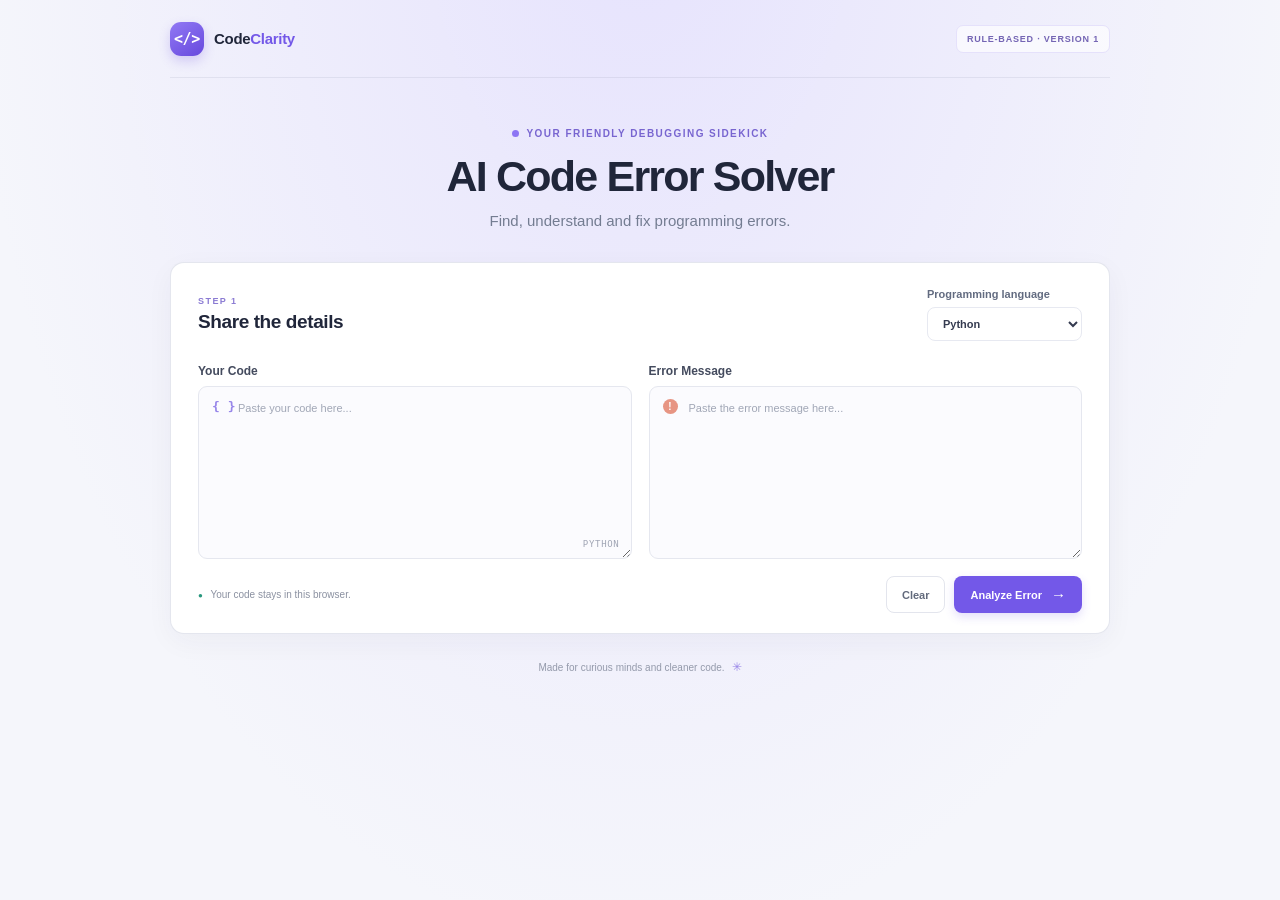
<file: index.html>
<!DOCTYPE html>
<html lang="en">
<head>
  <meta charset="UTF-8">
  <meta name="viewport" content="width=device-width, initial-scale=1.0">
  <meta name="theme-color" content="#f4f6fb">
  <title>AI Code Error Solver</title>
  <link rel="stylesheet" href="style.css">
  <script src="script.js" defer></script>
</head>
<body>
  <main class="page-shell">
    <header class="site-header">
      <a class="brand" href="#" aria-label="AI Code Error Solver home">
        <span class="brand-mark" aria-hidden="true">&lt;/&gt;</span>
        <span>Code<span class="brand-accent">Clarity</span></span>
      </a>
      <span class="version-tag">RULE-BASED · VERSION 1</span>
    </header>

    <section class="hero" aria-labelledby="page-title">
      <p class="eyebrow"><span class="eyebrow-dot"></span> YOUR FRIENDLY DEBUGGING SIDEKICK</p>
      <h1 id="page-title">AI Code Error Solver</h1>
      <p class="hero-subtitle">Find, understand and fix programming errors.</p>
    </section>

    <section class="workspace-card" aria-labelledby="input-heading">
      <div class="section-heading">
        <div>
          <p class="step-label">STEP 1</p>
          <h2 id="input-heading">Share the details</h2>
        </div>
        <label class="language-field" for="language">
          <span>Programming language</span>
          <select id="language" name="language">
            <option value="Python">Python</option>
            <option value="Java">Java</option>
            <option value="C">C</option>
            <option value="C++">C++</option>
            <option value="JavaScript">JavaScript</option>
          </select>
        </label>
      </div>

      <form id="analyzer-form" novalidate>
        <div class="editor-grid">
          <div class="field-group">
            <label for="code-input">Your Code</label>
            <div class="textarea-wrap code-wrap">
              <span class="field-glyph" aria-hidden="true">{ }</span>
              <textarea id="code-input" name="code" placeholder="Paste your code here..." spellcheck="false" autocapitalize="off"></textarea>
              <span class="editor-language" id="editor-language">PYTHON</span>
            </div>
          </div>
          <div class="field-group">
            <label for="error-input">Error Message</label>
            <div class="textarea-wrap error-wrap">
              <span class="field-glyph error-glyph" aria-hidden="true">!</span>
              <textarea id="error-input" name="error" placeholder="Paste the error message here..." spellcheck="false"></textarea>
            </div>
          </div>
        </div>

        <p class="form-message" id="form-message" role="alert" hidden></p>

        <div class="form-footer">
          <p class="privacy-note"><span aria-hidden="true">●</span> Your code stays in this browser.</p>
          <div class="button-row">
            <button class="button button-secondary" id="clear-button" type="button">Clear</button>
            <button class="button button-primary" id="analyze-button" type="submit">
              <span class="button-label">Analyze Error</span>
              <span class="button-arrow" aria-hidden="true">→</span>
            </button>
          </div>
        </div>
      </form>
    </section>

    <section class="results-section" id="results-section" aria-labelledby="results-heading" aria-live="polite" hidden>
      <div class="results-title-row">
        <div>
          <p class="step-label">STEP 2</p>
          <h2 id="results-heading">Your debugging guide</h2>
        </div>
        <span class="result-status"><span class="result-status-dot"></span> ANALYSIS COMPLETE</span>
      </div>

      <div class="result-type-card">
        <span class="result-type-icon" aria-hidden="true">!</span>
        <div>
          <p class="result-label">ERROR TYPE</p>
          <h3 id="result-error-type">Unknown Error</h3>
        </div>
      </div>

      <div class="insight-grid">
        <article class="insight-card">
          <span class="insight-icon cause-icon" aria-hidden="true">?</span>
          <div><h3>Possible Cause</h3><p id="result-cause"></p></div>
        </article>
        <article class="insight-card">
          <span class="insight-icon explanation-icon" aria-hidden="true">i</span>
          <div><h3>Explanation</h3><p id="result-explanation"></p></div>
        </article>
        <article class="insight-card solution-card">
          <span class="insight-icon solution-icon" aria-hidden="true">✓</span>
          <div><h3>Suggested Solution</h3><p id="result-solution"></p></div>
        </article>
      </div>

      <article class="code-result-card">
        <div class="code-result-header">
          <div>
            <p class="result-label">THE NEXT STEP</p>
            <h3>Fixed Code</h3>
          </div>
          <button class="button button-copy" id="copy-button" type="button">
            <span aria-hidden="true">▣</span> Copy Code
          </button>
        </div>
        <pre class="fixed-code"><code id="fixed-code"></code></pre>
        <div class="changes-row">
          <span class="changes-check" aria-hidden="true">✓</span>
          <div><h4>Changes Made</h4><p id="result-changes"></p></div>
        </div>
        <p class="copy-message" id="copy-message" role="status" hidden></p>
      </article>
      <p class="disclaimer">This beginner-friendly tool uses simple rules, not an AI model. Always review suggested changes before using them.</p>
    </section>

    <footer class="site-footer">
      <span>Made for curious minds and cleaner code.</span>
      <span class="footer-sparkle" aria-hidden="true">✳</span>
    </footer>
  </main>
</body>
</html>
</file>
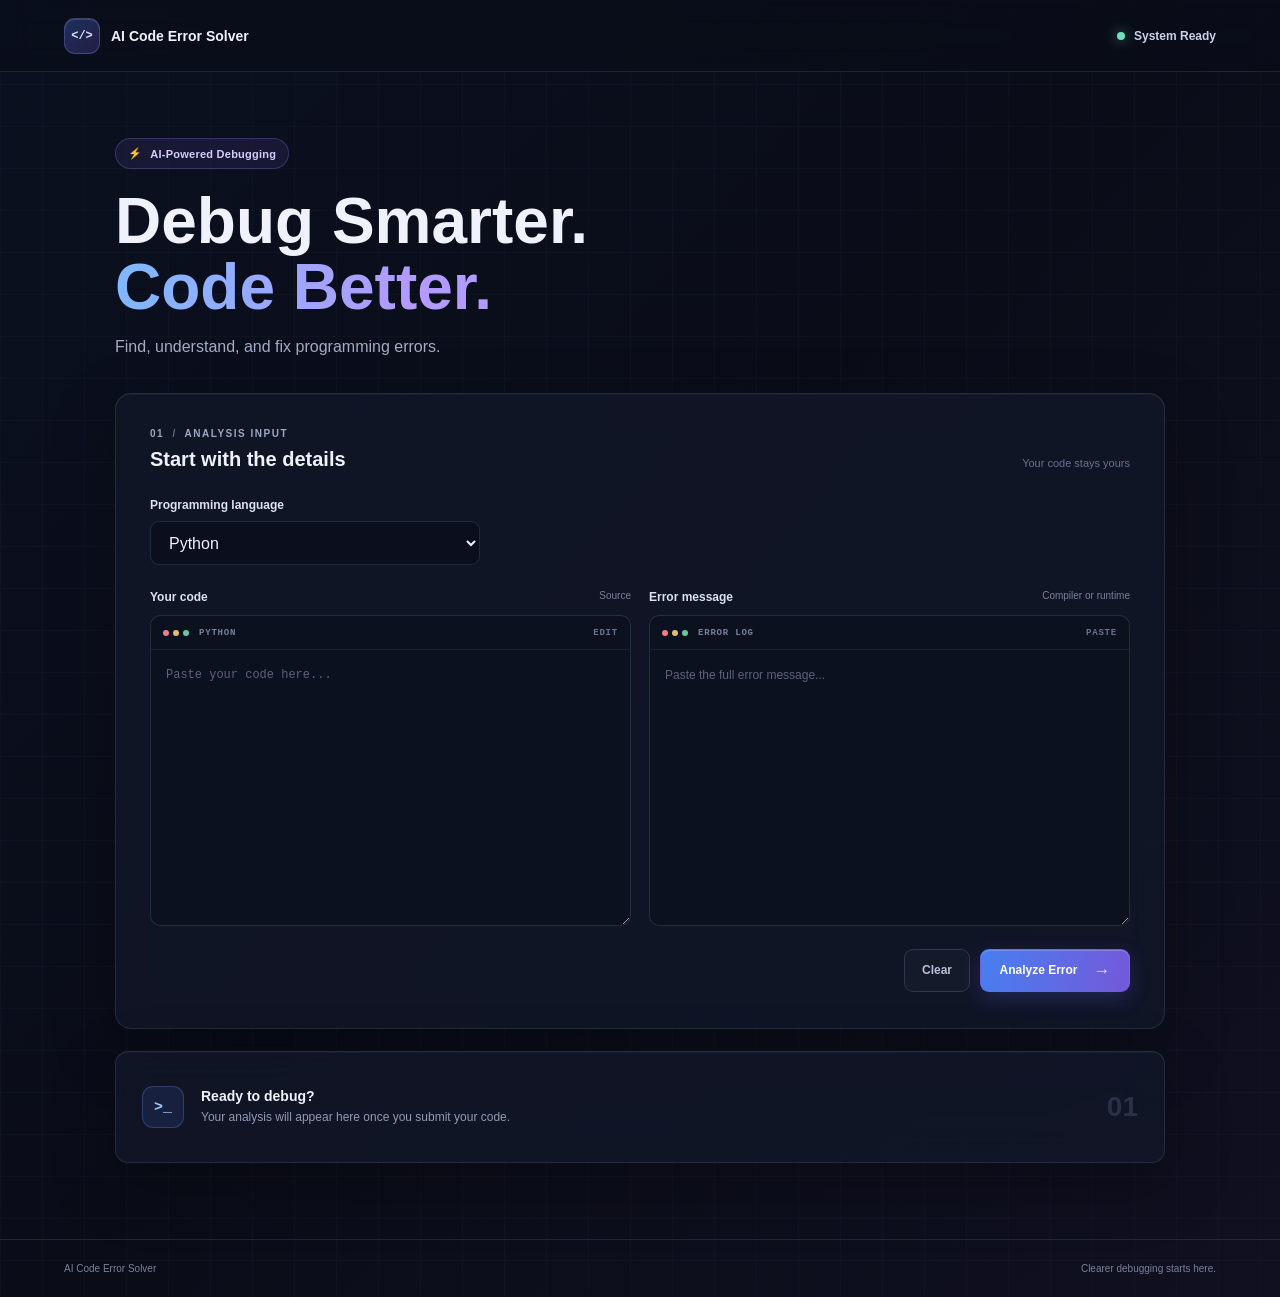
<file: templates/index.html>
<!DOCTYPE html>
<html lang="en">
<head>
	<meta charset="UTF-8">
	<meta name="viewport" content="width=device-width, initial-scale=1.0">
	<meta name="theme-color" content="#0a0d18">
	<title>AI Code Error Solver</title>
	<link rel="stylesheet" href="/static/style.css">
	<script src="/static/script.js" defer></script>
</head>
<body>
	<header class="site-header">
		<a class="brand" href="/" aria-label="AI Code Error Solver home">
			<span class="brand-mark" aria-hidden="true">&lt;/&gt;</span>
			<span>AI Code Error Solver</span>
		</a>
		<div class="system-status" role="status">
			<span class="status-dot" aria-hidden="true"></span>
			<span>System Ready</span>
		</div>
	</header>

	<main class="page-shell">
		<section class="hero" aria-labelledby="page-title">
			<p class="hero-badge"><span aria-hidden="true">&#9889;</span> AI-Powered Debugging</p>
			<h1 id="page-title">Debug Smarter.<br><span>Code Better.</span></h1>
			<p class="subtitle">Find, understand, and fix programming errors.</p>
		</section>

		<form id="analyzer-form" class="analyzer-form">
			<div class="form-heading">
				<div>
					<p class="section-kicker">01 <span>/</span> ANALYSIS INPUT</p>
					<h2>Start with the details</h2>
				</div>
				<span class="form-heading-note">Your code stays yours</span>
			</div>

			<div class="field language-field">
				<label for="language">Programming language</label>
				<select id="language" name="language" required>
					<option value="Python">Python</option>
					<option value="Java">Java</option>
					<option value="C">C</option>
					<option value="C++">C++</option>
					<option value="JavaScript">JavaScript</option>
				</select>
			</div>

			<div class="editor-grid">
				<div class="field editor-field">
					<div class="field-heading">
						<label for="code">Your code</label>
						<span class="field-hint">Source</span>
					</div>
					<div class="editor-frame">
						<div class="editor-toolbar"><span class="editor-dots" aria-hidden="true"><i></i><i></i><i></i></span><span id="editor-language">PYTHON</span><span>EDIT</span></div>
						<textarea id="code" name="code" rows="12" required spellcheck="false" aria-label="Your code"
							placeholder="Paste your code here..."></textarea>
					</div>
				</div>

				<div class="field editor-field">
					<div class="field-heading">
						<label for="error">Error message</label>
						<span class="field-hint">Compiler or runtime</span>
					</div>
					<div class="editor-frame error-editor">
						<div class="editor-toolbar"><span class="editor-dots" aria-hidden="true"><i></i><i></i><i></i></span><span>ERROR LOG</span><span>PASTE</span></div>
						<textarea id="error" name="error" rows="12" required aria-label="Error message"
							placeholder="Paste the full error message..."></textarea>
					</div>
				</div>
			</div>

			<div class="form-footer">
				<p id="form-message" class="form-message" role="alert" hidden></p>
				<div class="form-actions">
					<button class="button button-secondary" id="clear-button" type="button">Clear</button>
					<button class="button button-primary" id="analyze-button" type="submit">
						<span class="spinner" aria-hidden="true" hidden></span>
						<span class="button-label">Analyze Error</span>
						<span class="button-arrow" aria-hidden="true">&#8594;</span>
					</button>
				</div>
			</div>
		</form>

		<section id="ready-state" class="ready-state" aria-live="polite">
			<span class="ready-icon" aria-hidden="true">&gt;_</span>
			<div>
				<h2>Ready to debug?</h2>
				<p>Your analysis will appear here once you submit your code.</p>
			</div>
			<span class="ready-state-mark" aria-hidden="true">01</span>
		</section>

		<section id="results" class="results" aria-labelledby="results-title" aria-live="polite" hidden>
			<div class="results-heading">
				<div>
					<p class="section-kicker">02 <span>/</span> ANALYSIS RESULT</p>
					<h2 id="results-title">Here’s what we found</h2>
				</div>
				<span class="result-indicator"><span aria-hidden="true"></span> Analysis complete</span>
			</div>

			<div class="result-grid">
				<article class="result-card error-type-card">
					<h3>Error Type</h3>
					<p id="result-error-type" class="error-type-value"></p>
				</article>
				<article class="result-card">
					<h3>Possible Cause</h3>
					<p id="result-cause"></p>
				</article>
				<article class="result-card">
					<h3>Explanation</h3>
					<p id="result-explanation"></p>
				</article>
				<article class="result-card">
					<h3>Suggested Solution</h3>
					<p id="result-solution"></p>
				</article>
				<article class="result-card code-result-card">
					<div class="result-card-heading">
						<div><h3>Fixed Code</h3><p class="result-card-note">Ready to use</p></div>
						<button id="copy-button" class="copy-button" type="button"><span aria-hidden="true">&#10697;</span> Copy Code</button>
					</div>
					<pre><code id="result-fixed-code"></code></pre>
					<p id="copy-message" class="copy-message" aria-live="polite"></p>
				</article>
				<article class="result-card changes-card">
					<h3>Changes Made</h3>
					<p id="result-changes"></p>
				</article>
			</div>
		</section>
	</main>

	<footer class="site-footer">
		<span>AI Code Error Solver</span>
		<span>Clearer debugging starts here.</span>
	</footer>
</body>
</html>
</file>
<file: style.css>
:root {
  color-scheme: light;
  --ink: #20263a;
  --muted: #737c91;
  --purple: #7358e8;
  --purple-dark: #5d42d2;
  --line: #e7e9f1;
  --panel: #ffffff;
  --page: #f5f6fb;
  --green: #28977d;
  font-family: Inter, "Segoe UI", Arial, sans-serif;
  font-synthesis: none;
  text-rendering: optimizeLegibility;
}

* {
  box-sizing: border-box;
}

body {
  min-width: 320px;
  min-height: 100vh;
  margin: 0;
  color: var(--ink);
  background:
    radial-gradient(ellipse at 50% -12%, rgba(218, 211, 255, 0.55), transparent 42rem),
    var(--page);
}

button,
select,
textarea {
  font: inherit;
}

button:focus-visible,
select:focus-visible,
textarea:focus-visible,
a:focus-visible {
  outline: 3px solid rgba(115, 88, 232, 0.3);
  outline-offset: 3px;
}

.page-shell {
  width: min(100% - 48px, 940px);
  margin: 0 auto;
}

.site-header {
  min-height: 78px;
  display: flex;
  align-items: center;
  justify-content: space-between;
  border-bottom: 1px solid rgba(117, 123, 146, 0.13);
}

.brand {
  display: inline-flex;
  align-items: center;
  gap: 10px;
  color: var(--ink);
  font-size: 15px;
  font-weight: 750;
  letter-spacing: -0.3px;
  text-decoration: none;
}

.brand-mark {
  display: grid;
  width: 34px;
  height: 34px;
  place-items: center;
  border-radius: 11px;
  color: #fff;
  background: linear-gradient(145deg, #9179f4, #6749dd);
  box-shadow: 0 5px 12px rgba(103, 73, 221, 0.23);
  font-family: Consolas, monospace;
  font-size: 15px;
  font-weight: 700;
}

.brand-accent {
  color: var(--purple);
}

.version-tag,
.result-status {
  display: inline-flex;
  align-items: center;
  gap: 7px;
  padding: 8px 10px;
  border: 1px solid #e5e1fb;
  border-radius: 7px;
  color: #7465b4;
  background: rgba(255, 255, 255, 0.64);
  font-size: 9px;
  font-weight: 750;
  letter-spacing: 0.8px;
}

.hero {
  padding: 50px 0 33px;
  text-align: center;
}

.eyebrow,
.step-label,
.result-label {
  margin: 0;
  color: #8b7bd3;
  font-size: 10px;
  font-weight: 750;
  letter-spacing: 1.45px;
}

.eyebrow {
  display: flex;
  justify-content: center;
  align-items: center;
  gap: 8px;
  margin-bottom: 13px;
  color: #7865d0;
}

.eyebrow-dot,
.result-status-dot {
  width: 7px;
  height: 7px;
  border-radius: 50%;
  background: #8d75f4;
}

.hero h1 {
  margin: 0;
  font-size: clamp(30px, 5vw, 43px);
  font-weight: 760;
  letter-spacing: -1.8px;
  line-height: 1.15;
}

.hero-subtitle {
  margin: 11px 0 0;
  color: var(--muted);
  font-size: 15px;
}

.workspace-card,
.insight-card,
.code-result-card {
  border: 1px solid rgba(227, 229, 238, 0.95);
  border-radius: 14px;
  background: var(--panel);
  box-shadow: 0 8px 28px rgba(38, 45, 76, 0.045);
}

.workspace-card {
  padding: 25px 27px 20px;
}

.section-heading,
.results-title-row,
.form-footer,
.code-result-header {
  display: flex;
  align-items: center;
  justify-content: space-between;
  gap: 20px;
}

.step-label {
  margin-bottom: 5px;
  font-size: 9px;
}

.section-heading h2,
.results-title-row h2 {
  margin: 0;
  font-size: 19px;
  font-weight: 700;
  letter-spacing: -0.4px;
}

.language-field {
  display: grid;
  gap: 7px;
  color: #626b80;
  font-size: 11px;
  font-weight: 650;
}

.language-field select {
  min-width: 155px;
  padding: 9px 31px 9px 11px;
  border: 1px solid var(--line);
  border-radius: 8px;
  color: #353b50;
  background: #fff;
  cursor: pointer;
}

.editor-grid {
  display: grid;
  grid-template-columns: 1fr 1fr;
  gap: 17px;
  margin-top: 23px;
}

.field-group {
  min-width: 0;
}

.field-group > label {
  display: block;
  margin-bottom: 8px;
  color: #444b5e;
  font-size: 12px;
  font-weight: 700;
}

.textarea-wrap {
  position: relative;
  overflow: hidden;
  border: 1px solid #e5e7ef;
  border-radius: 9px;
  background: #fbfbfe;
  transition: border-color 150ms ease, box-shadow 150ms ease;
}

.textarea-wrap:focus-within {
  border-color: #a99aef;
  box-shadow: 0 0 0 3px rgba(115, 88, 232, 0.09);
}

.field-glyph {
  position: absolute;
  top: 12px;
  left: 13px;
  color: #9786e9;
  font-family: Consolas, monospace;
  font-size: 13px;
  font-weight: 700;
  pointer-events: none;
}

.error-glyph {
  display: grid;
  width: 15px;
  height: 15px;
  place-items: center;
  border-radius: 50%;
  color: white;
  background: #e79583;
  font-family: Arial, sans-serif;
  font-size: 10px;
}

textarea {
  display: block;
  width: 100%;
  height: 171px;
  padding: 12px 13px 13px 39px;
  border: 0;
  outline: none;
  color: #353b50;
  background: transparent;
  font-family: Consolas, "Courier New", monospace;
  font-size: 12px;
  line-height: 1.65;
  resize: vertical;
}

textarea::placeholder {
  color: #a1a7b6;
  font-family: Inter, "Segoe UI", Arial, sans-serif;
  font-size: 11px;
}

.code-wrap textarea {
  padding-bottom: 30px;
}

.editor-language {
  position: absolute;
  right: 11px;
  bottom: 9px;
  color: #a0a5b4;
  font-family: Consolas, monospace;
  font-size: 9px;
  letter-spacing: 0.7px;
  pointer-events: none;
}

.form-message {
  margin: 14px 0 0;
  color: #ba4848;
  font-size: 12px;
  font-weight: 600;
}

.form-footer {
  margin-top: 17px;
}

.privacy-note {
  margin: 0;
  color: #8b91a1;
  font-size: 10px;
}

.privacy-note span {
  margin-right: 5px;
  color: var(--green);
  font-size: 8px;
}

.button-row {
  display: flex;
  gap: 9px;
}

.button {
  min-height: 37px;
  display: inline-flex;
  align-items: center;
  justify-content: center;
  gap: 9px;
  padding: 0 15px;
  border: 1px solid transparent;
  border-radius: 8px;
  cursor: pointer;
  font-size: 11px;
  font-weight: 700;
  transition: transform 120ms ease, background 120ms ease, box-shadow 120ms ease;
}

.button:hover:not(:disabled) {
  transform: translateY(-1px);
}

.button:disabled {
  cursor: wait;
  opacity: 0.75;
}

.button-secondary {
  border-color: #e3e5ed;
  color: #626a7c;
  background: white;
}

.button-secondary:hover {
  background: #f8f8fc;
}

.button-primary {
  color: #fff;
  background: var(--purple);
  box-shadow: 0 4px 10px rgba(115, 88, 232, 0.2);
}

.button-primary:hover:not(:disabled) {
  background: var(--purple-dark);
}

.button-arrow {
  font-size: 15px;
  font-weight: 400;
}

.results-section {
  margin-top: 33px;
}

.results-title-row {
  margin-bottom: 16px;
}

.result-status {
  padding: 7px 9px;
  border-color: #dceee8;
  color: #4c927e;
  background: #f6fbf9;
  font-size: 8px;
}

.result-status-dot {
  width: 6px;
  height: 6px;
  background: #58b597;
}

.result-type-card {
  display: flex;
  align-items: center;
  gap: 13px;
  padding: 15px 17px;
  border: 1px solid #eeeafb;
  border-radius: 10px;
  background: linear-gradient(105deg, #f7f5ff, #fbfaff);
}

.result-type-icon {
  display: grid;
  width: 34px;
  height: 34px;
  flex: 0 0 34px;
  place-items: center;
  border: 1px solid #e7e1ff;
  border-radius: 10px;
  color: #8069df;
  background: #fff;
  font-weight: 750;
}

.result-label {
  margin-bottom: 4px;
  font-size: 8px;
}

.result-type-card h3,
.code-result-header h3 {
  margin: 0;
  font-size: 16px;
  letter-spacing: -0.2px;
}

.insight-grid {
  display: grid;
  grid-template-columns: 1fr 1fr;
  gap: 12px;
  margin-top: 12px;
}

.insight-card {
  display: flex;
  align-items: flex-start;
  gap: 11px;
  min-height: 113px;
  padding: 15px;
  box-shadow: none;
}

.insight-card h3,
.changes-row h4 {
  margin: 1px 0 7px;
  font-size: 12px;
  font-weight: 700;
}

.insight-card p,
.changes-row p {
  margin: 0;
  color: #727a8c;
  font-size: 11px;
  line-height: 1.65;
  overflow-wrap: anywhere;
}

.insight-icon {
  display: grid;
  width: 26px;
  height: 26px;
  flex: 0 0 26px;
  place-items: center;
  border-radius: 8px;
  font-size: 12px;
  font-weight: 750;
}

.cause-icon {
  color: #c47f42;
  background: #fff6e9;
}

.explanation-icon {
  color: #5e85cd;
  background: #edf4ff;
  font-family: Georgia, serif;
  font-style: italic;
}

.solution-card {
  grid-column: 1 / -1;
  min-height: 80px;
}

.solution-icon {
  color: #399579;
  background: #eaf8f3;
}

.code-result-card {
  margin-top: 12px;
  padding: 17px;
}

.code-result-header {
  margin-bottom: 12px;
}

.button-copy {
  min-height: 32px;
  padding: 0 11px;
  border-color: #e4e2f3;
  color: #6956c0;
  background: #fff;
  font-size: 10px;
}

.button-copy:hover {
  background: #f8f6ff;
}

.fixed-code {
  min-height: 76px;
  max-height: 290px;
  overflow: auto;
  margin: 0;
  padding: 14px;
  border: 1px solid #e9eaf0;
  border-radius: 8px;
  color: #e3e6f2;
  background: #24283a;
  font-family: Consolas, "Courier New", monospace;
  font-size: 11px;
  line-height: 1.7;
  white-space: pre-wrap;
  overflow-wrap: anywhere;
}

.changes-row {
  display: flex;
  align-items: flex-start;
  gap: 10px;
  margin-top: 14px;
}

.changes-check {
  display: grid;
  width: 21px;
  height: 21px;
  flex: 0 0 21px;
  place-items: center;
  border-radius: 50%;
  color: #359579;
  background: #eaf8f3;
  font-size: 10px;
}

.changes-row h4 {
  margin-top: 2px;
}

.copy-message {
  margin: 9px 0 0;
  color: #32836e;
  font-size: 11px;
  font-weight: 600;
}

.disclaimer {
  margin: 11px 2px 0;
  color: #9298a7;
  font-size: 10px;
  line-height: 1.6;
}

.site-footer {
  display: flex;
  align-items: center;
  justify-content: center;
  gap: 7px;
  padding: 26px 0 30px;
  color: #949aab;
  font-size: 10px;
}

.footer-sparkle {
  color: #9a88e8;
  font-size: 12px;
}

[hidden] {
  display: none !important;
}

@media (max-width: 640px) {
  .page-shell {
    width: min(100% - 30px, 500px);
  }

  .site-header {
    min-height: 68px;
  }

  .version-tag {
    padding: 7px;
    font-size: 8px;
    letter-spacing: 0.4px;
  }

  .hero {
    padding: 39px 0 26px;
  }

  .hero h1 {
    letter-spacing: -1.2px;
  }

  .hero-subtitle {
    font-size: 13px;
  }

  .workspace-card {
    padding: 19px 16px 16px;
  }

  .section-heading {
    align-items: flex-start;
    flex-direction: column;
    gap: 14px;
  }

  .language-field {
    width: 100%;
  }

  .language-field select {
    width: 100%;
  }

  .editor-grid {
    grid-template-columns: 1fr;
    gap: 14px;
    margin-top: 19px;
  }

  textarea {
    height: 145px;
  }

  .form-footer {
    align-items: flex-start;
    flex-direction: column;
    gap: 12px;
  }

  .button-row {
    width: 100%;
  }

  .button-row .button {
    flex: 1;
  }

  .results-title-row {
    align-items: flex-start;
    flex-direction: column;
    gap: 10px;
  }

  .insight-grid {
    grid-template-columns: 1fr;
  }

  .solution-card {
    grid-column: auto;
  }
}

@media (prefers-reduced-motion: reduce) {
  *,
  *::before,
  *::after {
    scroll-behavior: auto !important;
    transition-duration: 0.01ms !important;
  }
}
</file>
<file: static/style.css>
:root {
	color-scheme: dark;
	--page: #0a0d18;
	--panel: rgba(19, 24, 41, 0.78);
	--panel-strong: #151b2d;
	--editor: #0c1120;
	--ink: #f0f2fb;
	--muted: #929bb3;
	--subtle: #68728c;
	--line: rgba(160, 173, 211, 0.15);
	--blue: #6aa6ff;
	--violet: #a78bfa;
	--mint: #72e0be;
	--danger: #ff9a9a;
	font-family: "Segoe UI Variable", "Segoe UI", sans-serif;
}

* { box-sizing: border-box; }

body {
	min-width: 320px;
	min-height: 100vh;
	margin: 0;
	color: var(--ink);
	background-color: var(--page);
	background-image:
		linear-gradient(rgba(113, 132, 182, 0.035) 1px, transparent 1px),
		linear-gradient(90deg, rgba(113, 132, 182, 0.035) 1px, transparent 1px),
		linear-gradient(130deg, #0b1020 0%, #0a0d18 48%, #101020 100%);
	background-size: 42px 42px, 42px 42px, auto;
}

button, select, textarea { font: inherit; }
button, select { -webkit-tap-highlight-color: transparent; }
button { color: inherit; }

.site-header {
	min-height: 72px;
	padding: 0 clamp(20px, 5vw, 76px);
	display: flex;
	align-items: center;
	justify-content: space-between;
	border-bottom: 1px solid var(--line);
	background: rgba(10, 13, 24, 0.56);
	backdrop-filter: blur(14px);
}

.brand {
	display: inline-flex;
	align-items: center;
	gap: 11px;
	color: var(--ink);
	font-size: 14px;
	font-weight: 700;
	text-decoration: none;
}

.brand-mark {
	width: 36px;
	height: 36px;
	display: grid;
	place-items: center;
	border: 1px solid rgba(133, 167, 255, 0.27);
	border-radius: 11px;
	color: #d8e4ff;
	background: linear-gradient(145deg, rgba(81, 124, 240, 0.3), rgba(131, 91, 218, 0.22));
	font-family: Consolas, "Courier New", monospace;
	font-size: 12px;
	font-weight: 700;
	box-shadow: inset 0 1px rgba(255, 255, 255, 0.12);
}

.system-status {
	display: inline-flex;
	align-items: center;
	gap: 9px;
	color: #c7d2eb;
	font-size: 12px;
	font-weight: 600;
}

.status-dot, .result-indicator span {
	width: 8px;
	height: 8px;
	flex: 0 0 auto;
	border-radius: 50%;
	background: var(--mint);
	box-shadow: 0 0 13px rgba(114, 224, 190, 0.65);
}

.page-shell {
	width: min(1050px, calc(100% - 40px));
	margin: 0 auto;
	padding: 66px 0 76px;
}

.hero {
	margin-bottom: 34px;
	animation: fade-up 520ms ease-out both;
}

.hero-badge {
	width: fit-content;
	margin: 0 0 20px;
	padding: 8px 12px;
	display: inline-flex;
	align-items: center;
	gap: 8px;
	border: 1px solid rgba(151, 130, 255, 0.26);
	border-radius: 999px;
	color: #d6ccff;
	background: rgba(91, 74, 160, 0.17);
	font-size: 11px;
	font-weight: 700;
	letter-spacing: 0.25px;
}

.hero-badge span { color: #f4ce75; }

h1, h2, h3, p { margin-top: 0; }

h1 {
	margin-bottom: 13px;
	font-size: clamp(42px, 6vw, 64px);
	font-weight: 720;
	letter-spacing: 0;
	line-height: 1.03;
}

h1 span {
	color: transparent;
	background: linear-gradient(100deg, #82b6ff 8%, #b39aff 78%);
	background-clip: text;
	-webkit-background-clip: text;
}

.subtitle {
	margin-bottom: 0;
	color: #a3acc2;
	font-size: 16px;
	line-height: 1.6;
}

.analyzer-form, .ready-state, .results {
	border: 1px solid var(--line);
	background: var(--panel);
	box-shadow: 0 22px 65px rgba(0, 0, 0, 0.28), inset 0 1px rgba(255, 255, 255, 0.035);
	backdrop-filter: blur(18px);
}

.analyzer-form {
	padding: clamp(22px, 3.5vw, 34px);
	border-radius: 16px;
	animation: fade-up 620ms 60ms ease-out both;
}

.form-heading, .results-heading {
	margin-bottom: 27px;
	display: flex;
	align-items: flex-end;
	justify-content: space-between;
	gap: 18px;
}

.section-kicker {
	margin: 0 0 9px;
	color: #9da8c2;
	font-size: 10px;
	font-weight: 700;
	letter-spacing: 1.5px;
}

.section-kicker span { padding: 0 4px; color: #65708c; }

.form-heading h2, .results-heading h2 {
	margin: 0;
	font-size: 20px;
	font-weight: 650;
	letter-spacing: 0;
}

.form-heading-note {
	padding-bottom: 2px;
	color: var(--subtle);
	font-size: 11px;
}

.field label {
	display: block;
	margin-bottom: 9px;
	color: #dce2f2;
	font-size: 12px;
	font-weight: 650;
}

.language-field { max-width: 330px; margin-bottom: 25px; }

select, textarea {
	width: 100%;
	border: 1px solid rgba(150, 165, 203, 0.18);
	border-radius: 9px;
	outline: none;
	color: var(--ink);
	background-color: rgba(10, 14, 27, 0.78);
	transition: border-color 160ms ease, box-shadow 160ms ease, background-color 160ms ease;
}

select {
	height: 44px;
	padding: 0 14px;
	cursor: pointer;
}

select option { color: var(--ink); background: #151b2d; }

select:focus, textarea:focus {
	border-color: rgba(121, 159, 255, 0.8);
	background-color: rgba(12, 17, 32, 0.98);
	box-shadow: 0 0 0 3px rgba(100, 133, 255, 0.13);
}

.editor-grid {
	display: grid;
	grid-template-columns: minmax(0, 1fr) minmax(0, 1fr);
	gap: 18px;
}

.field-heading {
	min-height: 25px;
	display: flex;
	align-items: flex-start;
	justify-content: space-between;
	gap: 12px;
}

.field-hint { color: #77819a; font-size: 10px; }

.editor-frame {
	min-width: 0;
	overflow: hidden;
	border: 1px solid rgba(150, 165, 203, 0.18);
	border-radius: 10px;
	background: var(--editor);
	transition: border-color 160ms ease, box-shadow 160ms ease;
}

.editor-frame:focus-within {
	border-color: rgba(121, 159, 255, 0.72);
	box-shadow: 0 0 0 3px rgba(100, 133, 255, 0.11);
}

.editor-toolbar {
	height: 34px;
	padding: 0 12px;
	display: flex;
	align-items: center;
	gap: 10px;
	border-bottom: 1px solid rgba(150, 165, 203, 0.12);
	color: #75809a;
	font-family: Consolas, "Courier New", monospace;
	font-size: 9px;
	font-weight: 700;
	letter-spacing: 0.8px;
}

.editor-toolbar > span:last-child { margin-left: auto; color: #68738d; }
.editor-dots { display: inline-flex; gap: 4px; }
.editor-dots i { width: 6px; height: 6px; border-radius: 50%; background: #56617a; }
.editor-dots i:first-child { background: #ee7e85; }
.editor-dots i:nth-child(2) { background: #e6bd6a; }
.editor-dots i:last-child { background: #65c89e; }

textarea {
	min-height: 238px;
	padding: 15px;
	display: block;
	border: 0;
	border-radius: 0;
	background: transparent;
	resize: vertical;
	font-family: "Cascadia Code", Consolas, "Courier New", monospace;
	font-size: 12px;
	line-height: 1.7;
}

textarea:focus { border: 0; background: transparent; box-shadow: none; }
#error { font-family: "Segoe UI Variable", "Segoe UI", sans-serif; font-size: 12px; }
textarea::placeholder { color: #59637b; }

.form-footer {
	min-height: 48px;
	margin-top: 20px;
	display: flex;
	align-items: center;
	justify-content: space-between;
	gap: 16px;
}

.form-message { margin: 0; color: var(--danger); font-size: 12px; line-height: 1.5; }
.form-actions { margin-left: auto; display: flex; align-items: center; gap: 10px; }

.button {
	min-height: 43px;
	padding: 0 17px;
	display: inline-flex;
	align-items: center;
	justify-content: center;
	gap: 10px;
	border: 1px solid transparent;
	border-radius: 9px;
	font-size: 12px;
	font-weight: 700;
	cursor: pointer;
	transition: border-color 160ms ease, background-color 160ms ease, box-shadow 160ms ease, transform 160ms ease;
}

.button:hover:not(:disabled), .copy-button:hover:not(:disabled) { transform: translateY(-1px); }
.button:focus-visible, .copy-button:focus-visible { outline: 3px solid rgba(128, 160, 255, 0.42); outline-offset: 3px; }
.button:disabled { cursor: wait; opacity: 0.75; }

.button-secondary {
	border-color: rgba(160, 173, 211, 0.19);
	color: #b8c0d5;
	background: rgba(255, 255, 255, 0.025);
}

.button-secondary:hover:not(:disabled) { border-color: rgba(160, 173, 211, 0.36); background: rgba(255, 255, 255, 0.06); }

.button-primary {
	min-width: 150px;
	color: #fff;
	background: linear-gradient(105deg, #477ff0, #7558d9);
	box-shadow: 0 7px 20px rgba(82, 97, 225, 0.24), inset 0 1px rgba(255, 255, 255, 0.2);
}

.button-primary:hover:not(:disabled) { box-shadow: 0 10px 25px rgba(82, 97, 225, 0.36), inset 0 1px rgba(255, 255, 255, 0.24); }
.button-arrow { margin-left: 6px; color: #dfe8ff; font-size: 17px; line-height: 1; }

.spinner {
	width: 14px;
	height: 14px;
	border: 2px solid rgba(255, 255, 255, 0.38);
	border-top-color: #fff;
	border-radius: 50%;
	animation: spin 700ms linear infinite;
}

.ready-state {
	min-height: 112px;
	margin-top: 22px;
	padding: 22px 26px;
	display: flex;
	align-items: center;
	gap: 17px;
	position: relative;
	overflow: hidden;
	border-radius: 13px;
	animation: fade-up 680ms 120ms ease-out both;
}

.ready-icon {
	width: 42px;
	height: 42px;
	flex: 0 0 auto;
	display: grid;
	place-items: center;
	border: 1px solid rgba(111, 151, 255, 0.26);
	border-radius: 11px;
	color: #a9c8ff;
	background: rgba(81, 124, 240, 0.12);
	font-family: Consolas, "Courier New", monospace;
	font-size: 15px;
	font-weight: 700;
}

.ready-state h2 { margin: 0 0 4px; font-size: 14px; font-weight: 650; }
.ready-state p { margin: 0; color: var(--muted); font-size: 12px; line-height: 1.5; }
.ready-state-mark { margin-left: auto; color: rgba(155, 169, 208, 0.19); font-size: 28px; font-weight: 700; }

.results { margin-top: 22px; padding: clamp(22px, 3.5vw, 34px); border-radius: 16px; }
.results:not([hidden]) { animation: reveal 460ms ease-out both; }

.results-heading { align-items: center; margin-bottom: 21px; }
.results-heading .section-kicker { margin-bottom: 8px; }
.result-indicator { display: inline-flex; align-items: center; gap: 8px; color: #a5e9d1; font-size: 11px; font-weight: 600; }
.result-indicator span { width: 7px; height: 7px; }

.result-grid {
	display: grid;
	grid-template-columns: repeat(2, minmax(0, 1fr));
	gap: 12px;
}

.result-card {
	min-width: 0;
	padding: 18px;
	border: 1px solid rgba(160, 173, 211, 0.13);
	border-radius: 11px;
	background: rgba(255, 255, 255, 0.027);
	animation: fade-up 400ms ease-out both;
}

.result-card:nth-child(2) { animation-delay: 35ms; }
.result-card:nth-child(3) { animation-delay: 70ms; }
.result-card:nth-child(4) { animation-delay: 105ms; }
.result-card:nth-child(5) { animation-delay: 140ms; }
.result-card:nth-child(6) { animation-delay: 175ms; }

.result-card h3 {
	margin: 0 0 9px;
	color: #9da8c2;
	font-size: 10px;
	font-weight: 700;
	letter-spacing: 0.8px;
	text-transform: uppercase;
}

.result-card > p:not(.result-card-note):not(.copy-message) {
	margin: 0;
	color: #d4daea;
	font-size: 13px;
	line-height: 1.65;
	overflow-wrap: anywhere;
}

.error-type-value { color: #c1b4ff !important; font-family: Consolas, "Courier New", monospace; font-size: 14px !important; font-weight: 700; }
.code-result-card { grid-column: 1 / -1; }
.result-card-heading { display: flex; align-items: center; justify-content: space-between; gap: 12px; }
.result-card-heading h3 { margin-bottom: 4px; }
.result-card-note { margin: 0; color: var(--subtle); font-size: 10px; }

.copy-button {
	min-height: 32px;
	padding: 0 10px;
	display: inline-flex;
	align-items: center;
	gap: 7px;
	border: 1px solid rgba(160, 173, 211, 0.19);
	border-radius: 7px;
	color: #d5def5;
	background: rgba(255, 255, 255, 0.045);
	font-size: 10px;
	font-weight: 650;
	cursor: pointer;
	transition: border-color 160ms ease, background-color 160ms ease, transform 160ms ease;
}

.copy-button:hover:not(:disabled) { border-color: rgba(128, 160, 255, 0.56); background: rgba(101, 132, 230, 0.13); }
.copy-button span { color: #a9c8ff; font-size: 14px; }

pre {
	max-width: 100%;
	min-height: 74px;
	margin: 14px 0 0;
	padding: 15px;
	overflow: auto;
	border: 1px solid rgba(145, 161, 201, 0.12);
	border-radius: 8px;
	color: #d5e3ff;
	background: #0a0f1c;
	font-size: 12px;
	line-height: 1.7;
	tab-size: 4;
}

pre code { font-family: "Cascadia Code", Consolas, "Courier New", monospace; white-space: pre; }
.copy-message { min-height: 16px; margin: 7px 0 0; color: var(--mint); font-size: 10px; }
.changes-card { border-color: rgba(114, 224, 190, 0.14); }

.site-footer {
	min-height: 58px;
	padding: 0 clamp(20px, 5vw, 76px);
	display: flex;
	align-items: center;
	justify-content: space-between;
	gap: 16px;
	border-top: 1px solid var(--line);
	color: #77819a;
	font-size: 10px;
}

[hidden] { display: none !important; }

@keyframes fade-up {
	from { opacity: 0; transform: translateY(10px); }
	to { opacity: 1; transform: translateY(0); }
}

@keyframes reveal {
	from { opacity: 0; transform: translateY(12px) scale(0.99); }
	to { opacity: 1; transform: translateY(0) scale(1); }
}

@keyframes spin { to { transform: rotate(360deg); } }

@media (max-width: 720px) {
	.page-shell { width: min(100% - 32px, 560px); padding-top: 48px; }
	.editor-grid { grid-template-columns: 1fr; gap: 16px; }
	textarea { min-height: 190px; }
}

@media (max-width: 480px) {
	.site-header { min-height: 64px; padding: 0 16px; }
	.brand { gap: 8px; font-size: 12px; }
	.brand-mark { width: 32px; height: 32px; }
	.system-status { gap: 7px; font-size: 10px; }
	.page-shell { width: calc(100% - 28px); padding: 40px 0 50px; }
	.hero { margin-bottom: 25px; }
	.hero-badge { margin-bottom: 16px; }
	h1 { font-size: 42px; }
	.subtitle { max-width: 300px; font-size: 14px; }
	.analyzer-form, .results { padding: 19px; border-radius: 13px; }
	.form-heading { align-items: flex-start; flex-direction: column; gap: 8px; }
	.form-heading-note { font-size: 10px; }
	.language-field { max-width: none; }
	.field-heading { align-items: flex-start; }
	textarea { min-height: 175px; padding: 12px; font-size: 11px; }
	.form-footer { align-items: flex-start; flex-direction: column; }
	.form-actions { width: 100%; }
	.form-actions .button { flex: 1; padding: 0 12px; }
	.ready-state { min-height: 100px; padding: 17px; gap: 12px; }
	.ready-icon { width: 37px; height: 37px; }
	.ready-state p { max-width: 220px; font-size: 11px; }
	.ready-state-mark { font-size: 21px; }
	.results-heading { align-items: flex-start; flex-direction: column; gap: 13px; }
	.results-heading h2, .form-heading h2 { font-size: 18px; }
	.result-grid { grid-template-columns: 1fr; }
	.code-result-card { grid-column: auto; }
	.result-card { padding: 15px; }
	.site-footer { min-height: 54px; padding: 0 16px; font-size: 9px; }
}

@media (prefers-reduced-motion: reduce) {
	*, *::before, *::after { scroll-behavior: auto !important; animation-duration: 0.01ms !important; animation-iteration-count: 1 !important; transition-duration: 0.01ms !important; }
}
</file>
